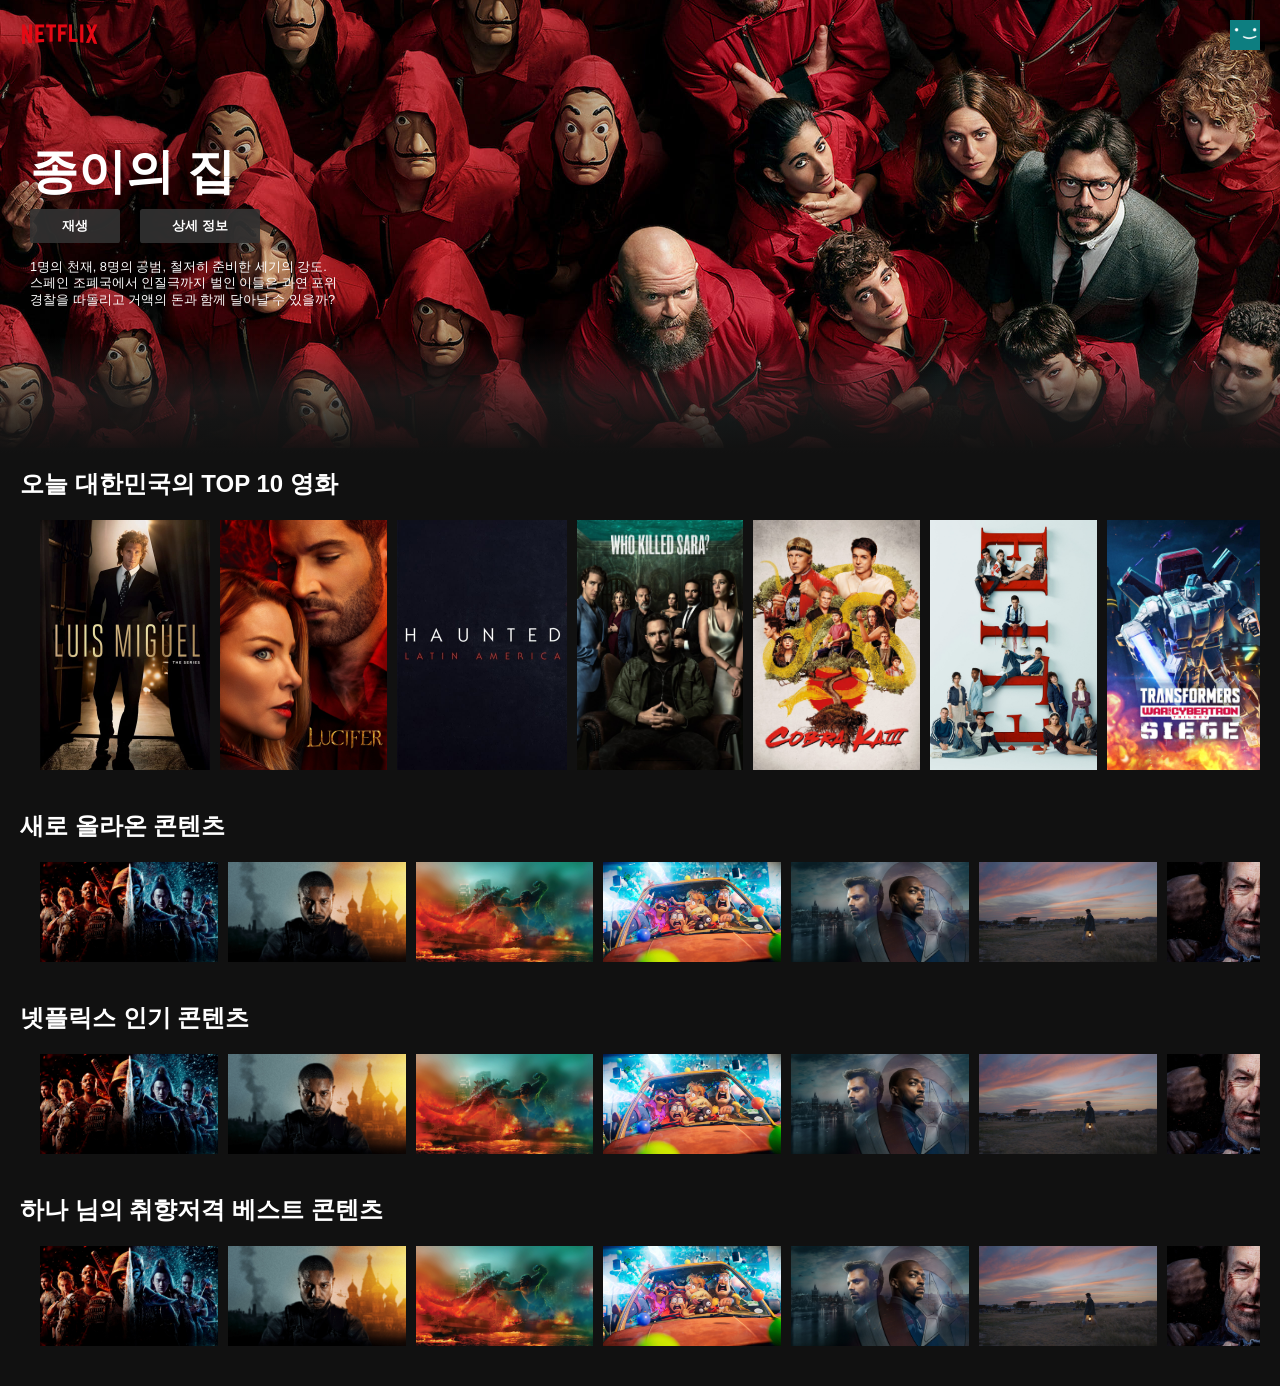
<file: index.html>
<!DOCTYPE html>
<html lang="ko">

    <head>
        <meta charset="UTF-8">
        <meta http-equiv="X-UA-Compatible" content="IE-edge">
        <meta name="viewport" content="width=device-width, initial-scale=1.0">
        <title>Netflix</title>
        <link rel="stylesheet" href="Netflix.css">
    </head>

    <body>
        <!-- navigator -->
        <div class="nav" id="nav">
            <img src="Img/netflix-logo.png" alt="" class="nav_logo">
            <img src="Img/netflix-avatar.png" alt="" class="nav_avartar">

        </div>

        <!-- banner -->
        <div class="ban">
            <div class="ban_contents">
                <h1 class="ban_title">종이의 집</h1>
                <div class="ban_buttons">
                    <button class="ban_button">재생</button>
                
                    <button class="ban_button">상세 정보</button>
            
                </div>

                <div class="ban_description">
                    1명의 천재, 8명의 공범, 철저히 준비한 세기의 강도.
                    스페인 조폐국에서 인질극까지 벌인 이들은 과연
                    포위 경찰을 따돌리고 거액의 돈과 함께 달아날 수 있을까?
                </div>
            </div>

            <div class="ban--fadeBottom">
            </div>
        </div>

        <!-- 오늘 대한민국의 TOP 10 영화 -->
        <div class="poster">
            <h2>오늘 대한민국의 TOP 10 영화</h2>
            <div class="poster_images">
                <img src="Img/large-movie1.jpg" alt="" class="poster_image poster_imageL">
                <img src="Img/large-movie2.jpg" alt="" class="poster_image poster_imageL">
                <img src="Img/large-movie3.jpg" alt="" class="poster_image poster_imageL">
                <img src="Img/large-movie4.jpg" alt="" class="poster_image poster_imageL">
                <img src="Img/large-movie5.jpg" alt="" class="poster_image poster_imageL">
                <img src="Img/large-movie6.jpg" alt="" class="poster_image poster_imageL">
                <img src="Img/large-movie7.jpg" alt="" class="poster_image poster_imageL">
                <img src="Img/large-movie8.jpg" alt="" class="poster_image poster_imageL">
                <img src="Img/large-movie1.jpg" alt="" class="poster_image poster_imageL">
                <img src="Img/large-movie2.jpg" alt="" class="poster_image poster_imageL">
            </div>
        </div>

        <!-- 새로 올라온 콘텐츠 -->
        <div class="poster">
            <h2>새로 올라온 콘텐츠</h2>
            <div class="poster_images">
                <img src="Img/small-movie1.jpg" alt="" class="poster_image">
                <img src="Img/small-movie2.jpg" alt="" class="poster_image">
                <img src="Img/small-movie3.jpg" alt="" class="poster_image">
                <img src="Img/small-movie4.jpg" alt="" class="poster_image">
                <img src="Img/small-movie5.jpg" alt="" class="poster_image">
                <img src="Img/small-movie6.jpg" alt="" class="poster_image">
                <img src="Img/small-movie7.jpg" alt="" class="poster_image">
                <img src="Img/small-movie8.jpg" alt="" class="poster_image">
                <img src="Img/small-movie1.jpg" alt="" class="poster_image">
                <img src="Img/small-movie2.jpg" alt="" class="poster_image">
                <img src="Img/small-movie1.jpg" alt="" class="poster_image">
                <img src="Img/small-movie2.jpg" alt="" class="poster_image">
                <img src="Img/small-movie3.jpg" alt="" class="poster_image">
                <img src="Img/small-movie4.jpg" alt="" class="poster_image">
                <img src="Img/small-movie5.jpg" alt="" class="poster_image">
                <img src="Img/small-movie6.jpg" alt="" class="poster_image">
                <img src="Img/small-movie7.jpg" alt="" class="poster_image">
                <img src="Img/small-movie8.jpg" alt="" class="poster_image">
                <img src="Img/small-movie1.jpg" alt="" class="poster_image">
                <img src="Img/small-movie2.jpg" alt="" class="poster_image">
            </div>
        </div>

        <!-- 넷플릭스 인기 콘텐츠 -->
        <div class="poster">
            <h2>넷플릭스 인기 콘텐츠</h2>
            <div class="poster_images">
                <img src="Img/small-movie1.jpg" alt="" class="poster_image">
                <img src="Img/small-movie2.jpg" alt="" class="poster_image">
                <img src="Img/small-movie3.jpg" alt="" class="poster_image">
                <img src="Img/small-movie4.jpg" alt="" class="poster_image">
                <img src="Img/small-movie5.jpg" alt="" class="poster_image">
                <img src="Img/small-movie6.jpg" alt="" class="poster_image">
                <img src="Img/small-movie7.jpg" alt="" class="poster_image">
                <img src="Img/small-movie8.jpg" alt="" class="poster_image">
                <img src="Img/small-movie1.jpg" alt="" class="poster_image">
                <img src="Img/small-movie2.jpg" alt="" class="poster_image">
                <img src="Img/small-movie1.jpg" alt="" class="poster_image">
                <img src="Img/small-movie2.jpg" alt="" class="poster_image">
                <img src="Img/small-movie3.jpg" alt="" class="poster_image">
                <img src="Img/small-movie4.jpg" alt="" class="poster_image">
                <img src="Img/small-movie5.jpg" alt="" class="poster_image">
                <img src="Img/small-movie6.jpg" alt="" class="poster_image">
                <img src="Img/small-movie7.jpg" alt="" class="poster_image">
                <img src="Img/small-movie8.jpg" alt="" class="poster_image">
                <img src="Img/small-movie1.jpg" alt="" class="poster_image">
                <img src="Img/small-movie2.jpg" alt="" class="poster_image">
            </div>
        </div>

         <!-- 하나 님의 취향저격 베스트 콘텐츠 -->
         <div class="poster">
            <h2>하나 님의 취향저격 베스트 콘텐츠</h2>
            <div class="poster_images">
                <img src="Img/small-movie1.jpg" alt="" class="poster_image">
                <img src="Img/small-movie2.jpg" alt="" class="poster_image">
                <img src="Img/small-movie3.jpg" alt="" class="poster_image">
                <img src="Img/small-movie4.jpg" alt="" class="poster_image">
                <img src="Img/small-movie5.jpg" alt="" class="poster_image">
                <img src="Img/small-movie6.jpg" alt="" class="poster_image">
                <img src="Img/small-movie7.jpg" alt="" class="poster_image">
                <img src="Img/small-movie8.jpg" alt="" class="poster_image">
                <img src="Img/small-movie1.jpg" alt="" class="poster_image">
                <img src="Img/small-movie2.jpg" alt="" class="poster_image">
                <img src="Img/small-movie1.jpg" alt="" class="poster_image">
                <img src="Img/small-movie2.jpg" alt="" class="poster_image">
                <img src="Img/small-movie3.jpg" alt="" class="poster_image">
                <img src="Img/small-movie4.jpg" alt="" class="poster_image">
                <img src="Img/small-movie5.jpg" alt="" class="poster_image">
                <img src="Img/small-movie6.jpg" alt="" class="poster_image">
                <img src="Img/small-movie7.jpg" alt="" class="poster_image">
                <img src="Img/small-movie8.jpg" alt="" class="poster_image">
                <img src="Img/small-movie1.jpg" alt="" class="poster_image">
                <img src="Img/small-movie2.jpg" alt="" class="poster_image">
            </div>
        </div>

        <script>
            const nav = document.getElementById('nav');

            window.addEventListener('scroll', () => {
                if(window.scrollY >= 100) {
                    nav.classList.add('nav_black')
                }
                else {
                    nav.classList.remove('nav_black')
                }
            })
        </script>

    </body>
</html>
</file>
<file: Netflix.css>
* {
    margin: 0;
    box-sizing: border-box;
}

body {
    font-family: Arial, Helvetica, sans-serif;
    background-color: #111;
}

.poster_image {
    width: 100%;
    object-fit: contain;
    max-height: 100px;
    margin-right: 10px;
    transition: transform 450ms;
}

.poster_images {
    display: flex;
    overflow-y: hidden;
    overflow-x: scroll;
    padding: 20px;
}

.poster_image:hover {
    transform: scale(1.08)
}

.poster_images::-webkit-scrollbar {
    display: none;
}

.poster_imageL {
    max-height: 250px;
}

.poster_imageL:hover {
    transform: scale(1.09);
}

.poster {
    color: white;
    margin: 20px;
}

.ban {
    background-image: url('Img/banner.jpg');
    background-size: cover;
    background-position: center center;
    color: white;
    object-fit: contain;
    height: 448px;
}

.ban_contents {
    margin-left: 30px;
    padding-top: 140px;
    height: 190px;
}

.ban_title {
    font-size: 3rem;
    font-weight: 800;
    padding-bottom: 0.3rem;
}

.ban_description {
    width: 45rem;
    line-height: 1.3;
    padding-top: 1rem;
    font-size: 0.8rem;
    max-width: 308px;
    height: 180px;
}

.ban_button {
    cursor: pointer;
    color: white;
    outline: none;
    border: none;
    font-weight: 700;
    border-radius: 0.2vw;
    padding-left: 2rem;
    padding-right: 2rem;
    margin-right: 1rem;
    padding-top: 0.5rem;
    padding-bottom: 0.5rem;
    background-color: rgba(50, 50, 50, 0.9);
}

.ban_button:hover {
    color: black;
    background-color: white;
    transition: all 0.2s;
}

.ban--fadeBottom {
    margin-top: 145px;
    height: 7.4rem;
    background-image: linear-gradient(180deg, transparent, rgba(37, 37, 37, 0.61), #111);
}

.nav_logo {
    width: 80px;
    object-fit: contain;
}

.nav_avartar {
    width: 30px;
    object-fit: contain;
}

.nav {
    position: fixed;
    top: 0;
    width: 100%;
    display: flex;
    justify-content: space-between;
    padding: 20px;
    z-index: 1;
    transition-timing-function: ease-in;
    transition: 0.5s;
    background-color: transparent;
}

.nav_black {
    background-color: #111;
}
</file>
